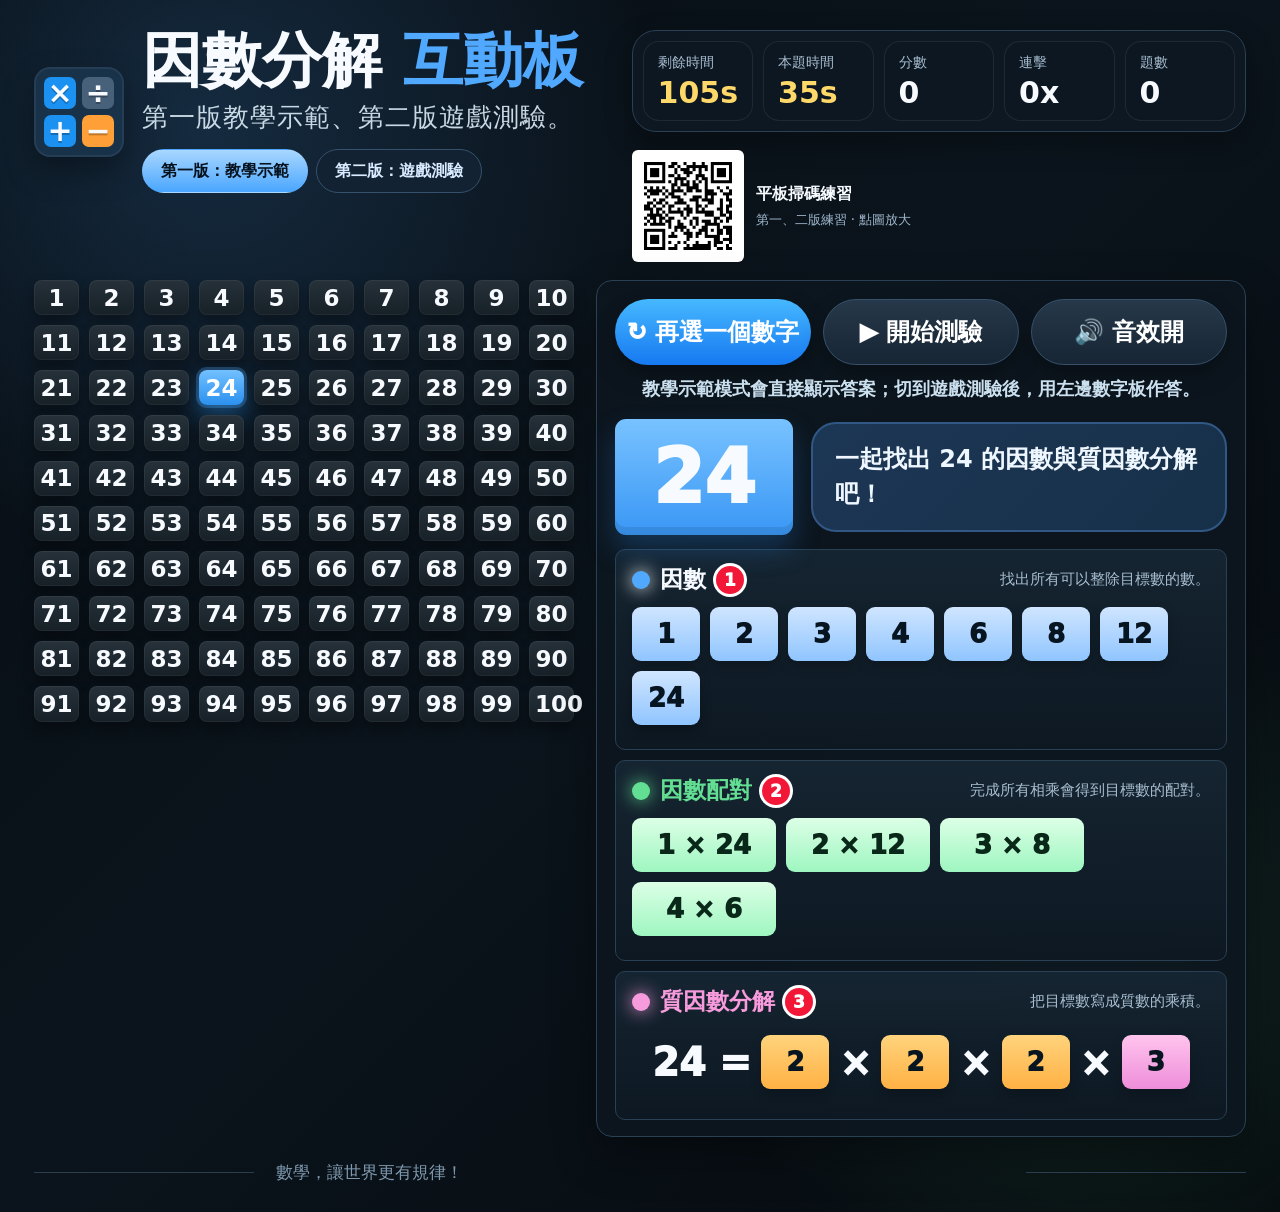
<file: index.html>
<!doctype html>
<html lang="zh-Hant">
<head>
  <meta charset="utf-8">
  <meta name="viewport" content="width=device-width, initial-scale=1">
  <meta name="theme-color" content="#0b141c">
  <meta name="description" content="限時因數、因數配對與質因數分解互動測驗遊戲。">
  <meta name="apple-mobile-web-app-capable" content="yes">
  <meta name="apple-mobile-web-app-title" content="因數互動板">
  <link rel="manifest" href="manifest.webmanifest">
  <link rel="icon" href="icon.svg" type="image/svg+xml">
  <link rel="apple-touch-icon" href="icon.svg">
  <title>因數分解互動板</title>
  <style>
    :root {
      color-scheme: dark;
      --bg: #071018;
      --panel: #101b26;
      --panel-2: #142433;
      --line: #294055;
      --text: #f7fbff;
      --muted: #a8bed0;
      --blue: #50a9ff;
      --green: #63df93;
      --pink: #f79bdc;
      --yellow: #ffd86a;
      --orange: #ffb650;
      --danger: #ff5c6c;
    }

    * { box-sizing: border-box; }

    body {
      margin: 0;
      min-height: 100vh;
      font-family: "Segoe UI", "Microsoft JhengHei", system-ui, sans-serif;
      background:
        radial-gradient(circle at 16% 10%, rgba(80, 169, 255, .18), transparent 28rem),
        radial-gradient(circle at 86% 80%, rgba(99, 223, 147, .12), transparent 24rem),
        linear-gradient(135deg, #070d13 0%, #0b141c 48%, #05090d 100%);
      color: var(--text);
    }

    button { font: inherit; }

    .app {
      width: min(1440px, 100%);
      margin: 0 auto;
      padding: 30px 34px 28px;
    }

    header {
      display: grid;
      grid-template-columns: 1fr auto;
      gap: 22px;
      align-items: start;
      margin-bottom: 18px;
    }

    .brand {
      display: flex;
      align-items: center;
      gap: 18px;
    }

    .header-side { display: grid; gap: 18px; min-width: 0; }

    .home-qr {
      display: flex;
      align-items: center;
      gap: 12px;
      width: fit-content;
      margin-top: 0;
      color: inherit;
      text-decoration: none;
    }
    .home-qr img { width: 112px; height: 112px; border-radius: 6px; flex-shrink: 0; }
    .home-qr span { display: grid; gap: 6px; }
    .home-qr small { color: #9fb7cc; }
    .home-qr:focus-visible { outline: 3px solid #ffd86a; outline-offset: 5px; }

    .logo {
      width: 90px;
      height: 90px;
      display: grid;
      grid-template-columns: repeat(2, 1fr);
      gap: 6px;
      padding: 10px;
      border-radius: 16px;
      background: #18324a;
      box-shadow: 0 14px 30px rgba(0, 0, 0, .35), inset 0 0 0 2px rgba(255,255,255,.06);
    }

    .logo span {
      display: grid;
      place-items: center;
      border-radius: 7px;
      font-size: 30px;
      font-weight: 900;
      line-height: 1;
      text-shadow: 0 2px 0 rgba(0,0,0,.25);
    }

    .logo span:nth-child(1),
    .logo span:nth-child(3) { background: #1b91f2; }
    .logo span:nth-child(2) { background: #48617a; }
    .logo span:nth-child(4) { background: #ff9f37; }

    h1 {
      margin: 0;
      font-size: clamp(38px, 4.7vw, 68px);
      letter-spacing: 0;
      line-height: 1;
    }

    h1 b { color: var(--blue); }

    .subtitle {
      margin-top: 10px;
      color: #c8d8e5;
      font-size: clamp(18px, 2vw, 26px);
      letter-spacing: 1px;
    }

    .mode-switch {
      display: flex;
      flex-wrap: wrap;
      gap: 8px;
      margin-top: 14px;
    }

    .mode-switch button,
    .mode-switch a {
      min-height: 44px;
      padding: 0 18px;
      border: 1px solid #35516c;
      border-radius: 999px;
      color: #d8eaff;
      background: #132232;
      cursor: pointer;
      font-weight: 900;
    }

    .mode-switch button.active {
      color: #06131f;
      border-color: transparent;
      background: linear-gradient(180deg, #a9d7ff, #4aa6ff);
    }

    .status-panel {
      min-width: 560px;
      display: grid;
      grid-template-columns: repeat(5, 1fr);
      gap: 10px;
      padding: 10px;
      border: 1px solid var(--line);
      border-radius: 24px;
      background: rgba(14, 25, 36, .86);
      box-shadow: 0 10px 28px rgba(0,0,0,.28);
    }

    .meter {
      min-height: 76px;
      padding: 12px 14px;
      border-radius: 16px;
      background: #0d1722;
      border: 1px solid rgba(255,255,255,.08);
    }

    .meter label {
      display: block;
      color: var(--muted);
      font-size: 14px;
      margin-bottom: 6px;
    }

    .meter strong {
      font-size: 30px;
      line-height: 1;
    }

    .timer strong,
    .round-timer strong { color: var(--yellow); }
    .timer.danger,
    .round-timer.danger { animation: pulseDanger .55s infinite alternate; }

    main {
      display: grid;
      grid-template-columns: minmax(540px, 1fr) minmax(540px, 700px);
      gap: 22px;
      align-items: start;
    }

    .board {
      display: grid;
      grid-template-columns: repeat(10, minmax(0, 1fr));
      gap: 10px;
    }

    .number {
      aspect-ratio: 1.28 / 1;
      border: 0;
      border-radius: 8px;
      color: var(--text);
      background: linear-gradient(180deg, #26313a, #172027);
      box-shadow: inset 0 0 0 1px rgba(255,255,255,.05), 0 7px 13px rgba(0,0,0,.33);
      font-size: clamp(18px, 1.8vw, 26px);
      font-weight: 900;
      cursor: pointer;
      transition: transform .12s ease, background .12s ease, box-shadow .12s ease;
    }

    .number:hover,
    .number:focus-visible {
      transform: translateY(-2px);
      outline: none;
      box-shadow: inset 0 0 0 2px rgba(80,169,255,.55), 0 10px 18px rgba(0,0,0,.42);
    }

    .number.selected {
      color: #fff;
      background: linear-gradient(180deg, #72c0ff, #2b91ef);
      box-shadow: 0 0 0 3px rgba(80, 169, 255, .28), 0 12px 22px rgba(38, 144, 239, .38);
    }

    .number.answer-source {
      cursor: grab;
    }

    .side {
      border: 1px solid var(--line);
      border-radius: 16px;
      background: rgba(13, 22, 31, .92);
      box-shadow: 0 18px 45px rgba(0, 0, 0, .32);
      padding: 18px 18px 16px;
    }

    .prompt {
      display: grid;
      grid-template-columns: auto 1fr;
      gap: 18px;
      align-items: center;
      margin-bottom: 14px;
    }

    .target-card {
      display: grid;
      place-items: center;
      width: 178px;
      height: 116px;
      border-radius: 11px;
      background: linear-gradient(180deg, #78c2ff, #3997f5);
      box-shadow: inset 0 -8px 0 rgba(0,0,0,.09), 0 14px 28px rgba(45, 143, 242, .26);
      font-size: 74px;
      font-weight: 1000;
    }

    .speech {
      min-height: 96px;
      display: flex;
      align-items: center;
      padding: 18px 22px;
      color: #eef7ff;
      border: 2px solid #315784;
      border-radius: 25px;
      background: linear-gradient(135deg, #1c3655, #173049);
      font-size: clamp(18px, 2vw, 24px);
      font-weight: 800;
      line-height: 1.45;
    }

    .section {
      margin-top: 10px;
      padding: 14px 16px;
      border: 1px solid var(--line);
      border-radius: 10px;
      background: linear-gradient(180deg, rgba(22, 38, 51, .9), rgba(13, 24, 34, .9));
    }

    .section.active-task {
      border-color: var(--yellow);
      box-shadow: 0 0 0 2px rgba(255, 216, 106, .2);
    }

    .section-head {
      display: flex;
      align-items: center;
      justify-content: space-between;
      gap: 12px;
      margin-bottom: 12px;
    }

    .title {
      display: flex;
      align-items: center;
      gap: 10px;
      font-size: 23px;
      font-weight: 950;
    }

    .badge {
      display: grid;
      place-items: center;
      width: 28px;
      height: 28px;
      border-radius: 50%;
      color: #fff;
      background: #f21637;
      font-size: 17px;
      box-shadow: 0 0 0 3px #fff;
    }

    .dot {
      width: 18px;
      height: 18px;
      border-radius: 50%;
      background: var(--blue);
      box-shadow: 0 0 18px currentColor;
    }

    .green { color: var(--green); }
    .pink { color: var(--pink); }
    .green .dot { background: var(--green); }
    .pink .dot { background: var(--pink); }

    .hint {
      color: var(--muted);
      font-size: 15px;
      text-align: right;
    }

    .chips,
    .pair-list,
    .answer-row,
    .equation {
      display: flex;
      flex-wrap: wrap;
      align-items: center;
      gap: 10px;
    }

    .chip,
    .pair,
    .answer-token,
    .factor-box {
      min-width: 68px;
      height: 54px;
      display: inline-grid;
      place-items: center;
      border-radius: 9px;
      font-size: 26px;
      font-weight: 950;
      line-height: 1;
    }

    .chip {
      border: 0;
      color: #071521;
      background: linear-gradient(180deg, #cfe5ff, #90c5ff);
      box-shadow: 0 5px 12px rgba(0,0,0,.24);
    }

    .pair {
      min-width: 144px;
      color: #0a2819;
      background: linear-gradient(180deg, #dcffe6, #9ef6c0);
    }

    .equation {
      justify-content: center;
      min-height: 66px;
      font-size: clamp(29px, 3vw, 44px);
      font-weight: 1000;
    }

    .factor-box,
    .answer-token {
      color: #071521;
      background: linear-gradient(180deg, #ffd37c, #ffb144);
      box-shadow: 0 5px 12px rgba(0,0,0,.2);
    }

    .factor-box.prime,
    .answer-token.prime {
      background: linear-gradient(180deg, #ffc4ed, #ee8dda);
    }

    .quiz-zone {
      min-height: 74px;
      padding: 10px;
      border: 2px dashed #5c7895;
      border-radius: 10px;
      background: #09131e;
    }

    .quiz-zone.empty::before {
      content: attr(data-placeholder);
      color: #6f8aa4;
      font-size: 18px;
      font-weight: 800;
    }

    .answer-token {
      cursor: pointer;
    }

    .task-actions {
      display: grid;
      grid-template-columns: 1fr auto auto auto auto;
      gap: 10px;
      align-items: center;
      margin-top: 10px;
    }

    .task-note {
      min-height: 28px;
      color: #cbe0ef;
      font-size: 16px;
      font-weight: 800;
    }

    .task-note.good { color: var(--green); }
    .task-note.bad { color: var(--danger); }

    .confirm,
    .clear,
    .task-start {
      min-height: 42px;
      padding: 0 16px;
      border-radius: 999px;
      border: 0;
      color: #06131f;
      background: linear-gradient(180deg, #d7ebff, #86c5ff);
      cursor: pointer;
      font-weight: 950;
    }

    .clear {
      color: #e8f3ff;
      border: 1px solid #375674;
      background: #152638;
    }

    .task-start {
      color: #071521;
      background: linear-gradient(180deg, #fff4a7, #ffd15d);
    }

    .task-timer {
      min-height: 42px;
      display: inline-grid;
      place-items: center;
      padding: 0 14px;
      border-radius: 999px;
      color: #071521;
      background: linear-gradient(180deg, #dff0ff, #9dd0ff);
      font-weight: 1000;
    }

    .task-timer.danger {
      color: #fff;
      background: linear-gradient(180deg, #ff7885, #d91d39);
      animation: pulseDanger .55s infinite alternate;
    }

    .controls {
      display: grid;
      grid-template-columns: 1fr 1fr 1fr;
      gap: 12px;
      margin-bottom: 14px;
    }

    .primary,
    .secondary {
      min-height: 66px;
      border-radius: 999px;
      border: 0;
      color: #fff;
      font-size: 24px;
      font-weight: 950;
      cursor: pointer;
      box-shadow: 0 11px 22px rgba(0,0,0,.28);
    }

    .primary { background: linear-gradient(180deg, #46b8ff, #1679f1); }

    .secondary {
      background: linear-gradient(180deg, #263849, #172534);
      border: 1px solid #35516c;
    }

    .feedback {
      grid-column: 1 / -1;
      min-height: 28px;
      color: #cbe0ef;
      text-align: center;
      font-size: 18px;
      font-weight: 800;
    }

    .feedback.good { color: var(--green); }
    .feedback.bad { color: var(--danger); }

    .flash { animation: flash .38s ease; }
    .shake { animation: shake .28s ease; }

    .cheer-burst {
      position: fixed;
      inset: 0;
      pointer-events: none;
      overflow: hidden;
      z-index: 10;
    }

    .cheer-word {
      position: absolute;
      left: 50%;
      top: 22%;
      transform: translate(-50%, -50%);
      padding: 14px 28px;
      border-radius: 999px;
      color: #06131f;
      background: linear-gradient(180deg, #fff6b7, #ffd86a);
      box-shadow: 0 18px 44px rgba(0, 0, 0, .35), 0 0 0 5px rgba(255, 255, 255, .18);
      font-size: clamp(32px, 5vw, 68px);
      font-weight: 1000;
      animation: cheerPop .95s ease forwards;
    }

    .confetti {
      position: absolute;
      left: 50%;
      top: 28%;
      width: 12px;
      height: 20px;
      border-radius: 3px;
      background: var(--blue);
      animation: confettiFly 1.05s ease-out forwards;
    }

    footer {
      display: grid;
      grid-template-columns: 1fr minmax(280px, 60%) 1fr;
      align-items: center;
      gap: 22px;
      margin-top: 24px;
      color: #7e98ad;
      font-size: 17px;
    }

    footer::before,
    footer::after {
      content: "";
      height: 1px;
      background: #2a3e50;
    }

    .modal {
      position: fixed;
      inset: 0;
      display: none;
      place-items: center;
      padding: 20px;
      background: rgba(2, 7, 11, .72);
      z-index: 5;
    }

    .modal.open { display: grid; }

    .dialog {
      width: min(520px, 100%);
      padding: 30px;
      border-radius: 18px;
      border: 1px solid #31506c;
      background: #0f1c28;
      box-shadow: 0 30px 90px rgba(0,0,0,.55);
      text-align: center;
    }

    .dialog h2 {
      margin: 0 0 12px;
      font-size: 42px;
    }

    .dialog p {
      color: #c7d8e7;
      font-size: 20px;
      line-height: 1.6;
    }

    @keyframes pulseDanger {
      from { box-shadow: inset 0 0 0 1px rgba(255,92,108,.26); }
      to { box-shadow: inset 0 0 0 2px rgba(255,92,108,.82), 0 0 20px rgba(255,92,108,.35); }
    }

    @keyframes flash {
      0% { filter: brightness(1); }
      50% { filter: brightness(1.48); }
      100% { filter: brightness(1); }
    }

    @keyframes shake {
      0%, 100% { transform: translateX(0); }
      25% { transform: translateX(-7px); }
      75% { transform: translateX(7px); }
    }

    @keyframes cheerPop {
      0% { opacity: 0; transform: translate(-50%, -50%) scale(.6); }
      18% { opacity: 1; transform: translate(-50%, -50%) scale(1.12); }
      70% { opacity: 1; transform: translate(-50%, -50%) scale(1); }
      100% { opacity: 0; transform: translate(-50%, -82%) scale(.96); }
    }

    @keyframes confettiFly {
      0% {
        opacity: 1;
        transform: translate(-50%, -50%) rotate(0deg) scale(1);
      }
      100% {
        opacity: 0;
        transform: translate(calc(-50% + var(--dx)), var(--dy)) rotate(var(--rot)) scale(.8);
      }
    }

    @media (max-width: 1120px) {
      header,
      main { grid-template-columns: 1fr; }
      .status-panel { min-width: 0; }
    }

    @media (max-width: 680px) {
      .app { padding: 18px 14px 22px; }
      .brand { align-items: flex-start; }
      .logo {
        width: 62px;
        height: 62px;
        border-radius: 12px;
        padding: 7px;
      }
      .logo span { font-size: 20px; }
      .status-panel { grid-template-columns: 1fr; }
      .board {
        grid-template-columns: repeat(5, minmax(0, 1fr));
        gap: 8px;
      }
      .prompt { grid-template-columns: 1fr; }
      .target-card {
        width: 100%;
        height: 102px;
      }
      .section-head,
      .task-actions {
        align-items: stretch;
        grid-template-columns: 1fr;
        flex-direction: column;
      }
      .hint { text-align: left; }
      .controls { grid-template-columns: 1fr; }
      footer {
        grid-template-columns: 1fr;
        text-align: center;
      }
      footer::before,
      footer::after { display: none; }
    }
  </style>
</head>
<body>
  <div class="app">
    <header>
      <div class="brand">
        <div class="logo" aria-hidden="true">
          <span>×</span><span>÷</span><span>+</span><span>−</span>
        </div>
        <div>
          <h1>因數分解 <b>互動板</b></h1>
          <div class="subtitle">第一版教學示範、第二版遊戲測驗。</div>
          <div class="mode-switch" aria-label="版本切換">
            <button type="button" id="demoMode" class="active">第一版：教學示範</button>
            <button type="button" id="quizMode">第二版：遊戲測驗</button>
          </div>

        </div>
      </div>
      <div class="header-side">
      <div class="status-panel" aria-live="polite">
        <div class="meter timer" id="timerBox">
          <label>剩餘時間</label>
          <strong><span id="time">60</span>s</strong>
        </div>
        <div class="meter round-timer" id="roundTimerBox">
          <label>本題時間</label>
          <strong><span id="roundTime">35</span>s</strong>
        </div>
        <div class="meter">
          <label>分數</label>
          <strong id="score">0</strong>
        </div>
        <div class="meter">
          <label>連擊</label>
          <strong><span id="streak">0</span>x</strong>
        </div>
        <div class="meter">
          <label>題數</label>
          <strong><span id="roundCount">0</span></strong>
        </div>
      </div>
          <a class="home-qr" href="./practice-qr.png" target="_blank" rel="noopener" aria-label="放大第一、二版練習首頁 QR Code">
            <img src="./practice-qr.png" width="112" height="112" alt="掃描開啟第一、二版練習首頁">
            <span><strong>平板掃碼練習</strong><small>第一、二版練習 · 點圖放大</small></span>
          </a>
      </div>
    </header>

    <main>
      <section class="board" id="board" aria-label="1 到 100 數字板"></section>

      <aside class="side">
        <div class="controls">
          <button class="primary" id="newRound">↻ 再選一個數字</button>
          <button class="secondary" id="startGame">▶ 開始測驗</button>
          <button class="secondary" id="muteToggle">🔊 音效開</button>
          <div class="feedback" id="feedback">教學示範模式會直接顯示答案；切到遊戲測驗後，用左邊數字板作答。</div>
        </div>

        <div class="prompt">
          <div class="target-card" id="target">24</div>
          <div class="speech" id="speech">一起找出 24 的因數與質因數分解吧！</div>
        </div>

        <section class="section" id="factorSection" data-task="factors">
          <div class="section-head">
            <div class="title"><span class="dot"></span>因數 <span class="badge">1</span></div>
            <div class="hint" id="factorHint">找出所有可以整除目標數的數。</div>
          </div>
          <div id="factorContent"></div>
          <div class="task-actions" data-actions="factors"></div>
        </section>

        <section class="section" id="pairSection" data-task="pairs">
          <div class="section-head">
            <div class="title green"><span class="dot"></span>因數配對 <span class="badge">2</span></div>
            <div class="hint">完成所有相乘會得到目標數的配對。</div>
          </div>
          <div id="pairContent"></div>
          <div class="task-actions" data-actions="pairs"></div>
        </section>

        <section class="section" id="primeSection" data-task="primes">
          <div class="section-head">
            <div class="title pink"><span class="dot"></span>質因數分解 <span class="badge">3</span></div>
            <div class="hint">把目標數寫成質數的乘積。</div>
          </div>
          <div id="primeContent"></div>
          <div class="task-actions" data-actions="primes"></div>
        </section>

      </aside>
    </main>

    <footer>
      <span>數學，讓世界更有規律！</span>
    </footer>
  </div>

  <div class="modal" id="modal">
    <div class="dialog">
      <h2>時間到！</h2>
      <p id="modalText"></p>
      <button class="primary" id="restart">再挑戰一次</button>
    </div>
  </div>

  <script>
    const board = document.querySelector("#board");
    const targetEl = document.querySelector("#target");
    const speech = document.querySelector("#speech");
    const feedback = document.querySelector("#feedback");
    const scoreEl = document.querySelector("#score");
    const streakEl = document.querySelector("#streak");
    const timeEl = document.querySelector("#time");
    const timerBox = document.querySelector("#timerBox");
    const roundTimeEl = document.querySelector("#roundTime");
    const roundTimerBox = document.querySelector("#roundTimerBox");
    const roundCountEl = document.querySelector("#roundCount");
    const modal = document.querySelector("#modal");
    const modalText = document.querySelector("#modalText");
    const demoModeButton = document.querySelector("#demoMode");
    const quizModeButton = document.querySelector("#quizMode");
    const muteToggle = document.querySelector("#muteToggle");
    const contentEls = {
      factors: document.querySelector("#factorContent"),
      pairs: document.querySelector("#pairContent"),
      primes: document.querySelector("#primeContent")
    };
    const actionEls = {
      factors: document.querySelector('[data-actions="factors"]'),
      pairs: document.querySelector('[data-actions="pairs"]'),
      primes: document.querySelector('[data-actions="primes"]')
    };

    const state = {
      mode: "demo",
      current: 24,
      score: 0,
      streak: 0,
      maxStreak: 0,
      time: 60,
      roundTime: 35,
      roundLimit: 35,
      roundCount: 0,
      active: false,
      timer: null,
      locked: false,
      audio: null,
      tickTone: 0,
      muted: false,
      runningTask: null,
      taskTimer: null,
      taskLimit: 35,
      taskTimes: { factors: 35, pairs: 35, primes: 35 },
      activeTask: "factors",
      draggedValue: null,
      quiz: {
        factors: [],
        pairs: [],
        pairDraft: [],
        primes: [],
        wrong: { factors: 0, pairs: 0, primes: 0 },
        solved: { factors: false, pairs: false, primes: false }
      }
    };

    function factorsOf(n) {
      const result = [];
      for (let i = 1; i <= n; i += 1) {
        if (n % i === 0) result.push(i);
      }
      return result;
    }

    function factorPairs(n) {
      const pairs = [];
      for (let i = 1; i <= Math.sqrt(n); i += 1) {
        if (n % i === 0) pairs.push([i, n / i]);
      }
      return pairs;
    }

    function primeFactorsOf(n) {
      const result = [];
      let value = n;
      let divisor = 2;
      while (value > 1) {
        while (value % divisor === 0) {
          result.push(divisor);
          value /= divisor;
        }
        divisor += divisor === 2 ? 1 : 2;
      }
      return result.length ? result : [n];
    }

    function chooseNumber() {
      const richNumbers = Array.from({ length: 99 }, (_, i) => i + 2)
        .filter((n) => primeFactorsOf(n).length >= 2);
      return richNumbers[Math.floor(Math.random() * richNumbers.length)];
    }

    function sameNumberList(a, b) {
      if (a.length !== b.length) return false;
      const left = [...a].sort((x, y) => x - y);
      const right = [...b].sort((x, y) => x - y);
      return left.every((value, index) => value === right[index]);
    }

    function samePairs(a, b) {
      if (a.length !== b.length) return false;
      const normalize = (pairs) => pairs
        .map(([x, y]) => [Math.min(x, y), Math.max(x, y)].join("x"))
        .sort();
      const left = normalize(a);
      const right = normalize(b);
      return left.every((value, index) => value === right[index]);
    }

    function renderBoard() {
      board.innerHTML = "";
      for (let i = 1; i <= 100; i += 1) {
        const button = document.createElement("button");
        button.className = "number";
        button.type = "button";
        button.textContent = i;
        button.draggable = true;
        button.dataset.value = i;
        button.addEventListener("click", () => handleBoardNumber(i));
        button.addEventListener("dragstart", () => {
          state.draggedValue = i;
        });
        board.append(button);
      }
      updateSelectedButton();
    }

    function updateSelectedButton() {
      document.querySelectorAll(".number").forEach((button) => {
        const value = Number(button.dataset.value);
        button.classList.toggle("selected", value === state.current);
        button.classList.toggle("answer-source", state.mode === "quiz");
      });
    }

    function handleBoardNumber(value) {
      if (state.mode === "demo") {
        setNumber(value);
        return;
      }
      addQuizValue(state.activeTask, value);
    }

    function resetQuiz() {
      state.activeTask = "factors";
      state.locked = false;
      state.roundTime = state.roundLimit;
      stopTaskTimer();
      state.runningTask = null;
      state.taskTimes = { factors: state.taskLimit, pairs: state.taskLimit, primes: state.taskLimit };
      state.quiz = {
        factors: [],
        pairs: [],
        pairDraft: [],
        primes: [],
        wrong: { factors: 0, pairs: 0, primes: 0 },
        solved: { factors: false, pairs: false, primes: false }
      };
    }

    function setMode(mode) {
      if (mode === "demo") {
        state.active = false;
        state.locked = false;
        clearInterval(state.timer);
        stopTaskTimer();
      }
      state.mode = mode;
      demoModeButton.classList.toggle("active", mode === "demo");
      quizModeButton.classList.toggle("active", mode === "quiz");
      document.querySelector("#startGame").textContent = mode === "quiz" ? "▶ 開始測驗" : "▶ 開始挑戰";
      resetQuiz();
      renderChallenge();
      updateSelectedButton();
      showFeedback(mode === "demo"
        ? "第一版教學示範：點左邊數字，右邊會自動顯示答案。"
        : "第二版遊戲測驗：先點選任務卡，再用左邊數字作答或拖入作答區。", "");
    }

    function setNumber(n) {
      state.current = n;
      if (state.active && state.mode === "quiz") state.roundCount += 1;
      targetEl.textContent = n;
      speech.textContent = state.mode === "demo"
        ? `一起找出 ${n} 的因數與質因數分解吧！`
        : `測驗題目：完成 ${n} 的因數、因數配對與質因數分解。`;
      resetQuiz();
      renderChallenge();
      updateSelectedButton();
      updateHud();
    }

    function renderChallenge() {
      if (state.mode === "demo") {
        renderDemo();
      } else {
        renderQuiz();
      }
      markActiveTask();
    }

    function renderDemo() {
      const factors = factorsOf(state.current);
      const pairs = factorPairs(state.current);
      const primes = primeFactorsOf(state.current);

      contentEls.factors.innerHTML = "";
      const factorRow = document.createElement("div");
      factorRow.className = "chips";
      factors.forEach((factor) => factorRow.append(createChip(factor)));
      contentEls.factors.append(factorRow);

      contentEls.pairs.innerHTML = "";
      const pairRow = document.createElement("div");
      pairRow.className = "pair-list";
      pairs.forEach(([a, b]) => pairRow.append(createPair(`${a} × ${b}`)));
      contentEls.pairs.append(pairRow);

      contentEls.primes.innerHTML = "";
      const equation = document.createElement("div");
      equation.className = "equation";
      equation.append(document.createTextNode(`${state.current} = `));
      primes.forEach((prime, index) => {
        equation.append(createFactorBox(prime));
        if (index < primes.length - 1) equation.append(document.createTextNode(" × "));
      });
      contentEls.primes.append(equation);

      Object.keys(actionEls).forEach((task) => actionEls[task].innerHTML = "");
    }

    function renderQuiz() {
      renderQuizZone("factors", "點左邊數字，收集所有因數");
      renderQuizZone("pairs", "每兩個數字形成一組配對，例如 2 × 12");
      renderQuizZone("primes", "依序點出質因數，例如 2、2、2、3");
      renderTaskActions("factors");
      renderTaskActions("pairs");
      renderTaskActions("primes");
    }

    function renderQuizZone(task, placeholder) {
      const zone = document.createElement("div");
      zone.className = "quiz-zone answer-row";
      zone.dataset.task = task;
      zone.dataset.placeholder = placeholder;
      zone.addEventListener("dragover", (event) => event.preventDefault());
      zone.addEventListener("drop", (event) => {
        event.preventDefault();
        if (state.draggedValue) addQuizValue(task, state.draggedValue);
      });
      zone.addEventListener("click", () => setActiveTask(task));

      if (task === "pairs") {
        state.quiz.pairs.forEach((pair, index) => zone.append(createAnswerToken(pair.join(" × "), task, index)));
        state.quiz.pairDraft.forEach((value, index) => zone.append(createAnswerToken(value, "pairDraft", index)));
      } else {
        state.quiz[task].forEach((value, index) => zone.append(createAnswerToken(value, task, index, task === "primes" && value > 2)));
      }

      zone.classList.toggle("empty", zone.children.length === 0);
      contentEls[task].innerHTML = "";
      contentEls[task].append(zone);
    }

    function renderTaskActions(task) {
      actionEls[task].innerHTML = "";

      const note = document.createElement("div");
      note.className = "task-note";
      note.id = `${task}Note`;
      note.textContent = state.quiz.wrong[task] ? `錯誤 ${state.quiz.wrong[task]} / 3 次` : "作答後按確認。";

      const start = document.createElement("button");
      start.className = "task-start";
      start.type = "button";
      start.textContent = state.runningTask === task ? "倒數中" : "開始本題";
      start.disabled = state.quiz.solved[task];
      start.addEventListener("click", () => startTask(task));

      const taskTimer = document.createElement("div");
      taskTimer.className = `task-timer ${state.taskTimes[task] <= 8 && state.runningTask === task ? "danger" : ""}`;
      taskTimer.textContent = `${state.taskTimes[task]}s`;

      const clear = document.createElement("button");
      clear.className = "clear";
      clear.type = "button";
      clear.textContent = "清除";
      clear.addEventListener("click", () => clearTask(task));

      const confirm = document.createElement("button");
      confirm.className = "confirm";
      confirm.type = "button";
      confirm.textContent = "確認";
      confirm.disabled = state.runningTask !== task || state.quiz.solved[task];
      confirm.addEventListener("click", () => checkTask(task));

      actionEls[task].append(note, start, taskTimer, clear, confirm);
    }

    function createChip(value) {
      const chip = document.createElement("span");
      chip.className = "chip";
      chip.textContent = value;
      return chip;
    }

    function createPair(text) {
      const pair = document.createElement("span");
      pair.className = "pair";
      pair.textContent = text;
      return pair;
    }

    function createFactorBox(value) {
      const box = document.createElement("span");
      box.className = `factor-box ${value > 2 ? "prime" : ""}`;
      box.textContent = value;
      return box;
    }

    function createAnswerToken(value, task, index, isPrime = false) {
      const token = document.createElement("button");
      token.className = `answer-token ${isPrime ? "prime" : ""}`;
      token.type = "button";
      token.textContent = value;
      token.title = "點一下可移除";
      token.addEventListener("click", (event) => {
        event.stopPropagation();
        removeQuizValue(task, index);
      });
      return token;
    }

    function setActiveTask(task) {
      state.activeTask = task;
      markActiveTask();
      showFeedback(`目前作答：${taskName(task)}。點左邊數字或拖曳到作答區。`, "");
    }

    function markActiveTask() {
      document.querySelectorAll("[data-task]").forEach((section) => {
        section.classList.toggle("active-task", state.mode === "quiz" && section.dataset.task === state.activeTask);
      });
    }

    function addQuizValue(task, value) {
      if (state.mode !== "quiz") return;
      if (state.locked) {
        showFeedback("這題已暫停作答，準備進入下一題。", "bad");
        return;
      }
      if (state.runningTask !== task) {
        setActiveTask(task);
        showTaskNote(task, "請先按「開始本題」再作答。", "bad");
        showFeedback("每個小題要分開開始，倒數與滴答聲才會啟動。", "bad");
        return;
      }
      setActiveTask(task);
      if (state.quiz.solved[task]) {
        showTaskNote(task, "這一題已答對，可以挑戰其他區。", "good");
        return;
      }

      if (task === "factors") {
        if (!state.quiz.factors.includes(value)) state.quiz.factors.push(value);
      } else if (task === "pairs") {
        state.quiz.pairDraft.push(value);
        if (state.quiz.pairDraft.length === 2) {
          state.quiz.pairs.push([...state.quiz.pairDraft]);
          state.quiz.pairDraft = [];
        }
      } else {
        state.quiz.primes.push(value);
      }
      renderQuiz();
      setActiveTask(task);
    }

    function removeQuizValue(task, index) {
      if (task === "pairDraft") {
        state.quiz.pairDraft.splice(index, 1);
        task = "pairs";
      } else {
        state.quiz[task].splice(index, 1);
      }
      renderQuiz();
      setActiveTask(task);
    }

    function clearTask(task) {
      if (state.runningTask === task) stopTaskTimer();
      state.quiz[task] = [];
      if (task === "pairs") state.quiz.pairDraft = [];
      state.quiz.wrong[task] = 0;
      state.quiz.solved[task] = false;
      state.taskTimes[task] = state.taskLimit;
      state.roundTime = state.taskTimes[task];
      state.locked = false;
      renderQuiz();
      setActiveTask(task);
      updateHud();
      showTaskNote(task, "已清除，可以重新作答。", "");
      showFeedback(`${taskName(task)}已重設，請按「開始本題」重新作答。`, "");
    }

    function checkTask(task) {
      if (state.locked) return;
      if (state.runningTask !== task) {
        setActiveTask(task);
        showTaskNote(task, "請先按「開始本題」再確認。", "bad");
        showFeedback("每個小題都有自己的倒數，先開始該小題。", "bad");
        return;
      }
      const correct = isTaskCorrect(task);
      if (correct) {
        state.quiz.solved[task] = true;
        stopTaskTimer();
        state.streak += 1;
        state.maxStreak = Math.max(state.maxStreak, state.streak);
        addScore(task === "pairs" ? 18 : 14);
        adjustTime(2, "答對 +2 秒");
        launchCheer(Object.values(state.quiz.solved).every(Boolean) ? "過關！" : "答對了！");
        showTaskNote(task, "正確！", "good");
        showFeedback(`${taskName(task)}答對了，時間 +2 秒，繼續完成其他區。`, "good");
        if (Object.values(state.quiz.solved).every(Boolean)) completeQuizRound();
        return;
      }

      state.streak = 0;
      state.quiz.wrong[task] += 1;
      adjustTime(-3, "答錯 -3 秒");
      updateHud();
      if (state.quiz.wrong[task] >= 3) {
        revealAnswer(task);
        state.quiz.solved[task] = true;
        stopTaskTimer();
        adjustTime(-5, "錯三次 -5 秒");
        showTaskNote(task, "錯三次，已顯示正確答案。", "bad");
        showFeedback(`${taskName(task)}已揭曉答案，時間再 -5 秒。`, "bad");
        if (Object.values(state.quiz.solved).every(Boolean)) completeQuizRound();
      } else {
        const section = document.querySelector(`[data-task="${task}"]`);
        section.classList.remove("shake");
        void section.offsetWidth;
        section.classList.add("shake");
        showTaskNote(task, `不正確，錯誤 ${state.quiz.wrong[task]} / 3 次。`, "bad");
        showFeedback("再想一下，第三次錯誤會直接顯示答案。", "bad");
      }
    }

    function isTaskCorrect(task) {
      if (task === "factors") return sameNumberList(state.quiz.factors, factorsOf(state.current));
      if (task === "pairs") return state.quiz.pairDraft.length === 0 && samePairs(state.quiz.pairs, factorPairs(state.current));
      return JSON.stringify(state.quiz.primes) === JSON.stringify(primeFactorsOf(state.current));
    }

    function revealAnswer(task) {
      if (task === "factors") {
        state.quiz.factors = factorsOf(state.current);
      } else if (task === "pairs") {
        state.quiz.pairs = factorPairs(state.current);
        state.quiz.pairDraft = [];
      } else {
        state.quiz.primes = primeFactorsOf(state.current);
      }
      renderQuiz();
      setActiveTask(task);
    }

    function showTaskNote(task, message, type) {
      const note = document.querySelector(`#${task}Note`);
      if (!note) return;
      note.textContent = message;
      note.className = `task-note ${type}`;
    }

    function taskName(task) {
      return { factors: "因數", pairs: "因數配對", primes: "質因數分解" }[task];
    }

    function completeQuizRound() {
      if (state.locked) return;
      state.locked = true;
      const speedBonus = state.active ? Math.max(2, Math.ceil(state.roundTime / 4)) : 2;
      addScore(24 + speedBonus);
      adjustTime(5, "整題完成 +5 秒");
      targetEl.classList.remove("flash");
      void targetEl.offsetWidth;
      targetEl.classList.add("flash");
      showFeedback(`三個任務完成！速度獎勵 +${speedBonus} 分，時間 +5 秒。`, "good");
      if (state.active) setTimeout(() => setNumber(chooseNumber()), 1000);
    }

    function addScore(points) {
      if (!state.active && state.mode === "quiz") return;
      state.score += points;
      updateHud();
    }

    function totalTimeRemaining() {
      return Object.values(state.taskTimes).reduce((sum, value) => sum + value, 0);
    }

    function startTask(task) {
      if (state.mode !== "quiz") setMode("quiz");
      if (state.quiz.solved[task]) {
        showTaskNote(task, "這個小題已完成。", "good");
        return;
      }
      state.active = true;
      state.locked = false;
      setActiveTask(task);
      stopTaskTimer();
      if (state.taskTimes[task] <= 0) state.taskTimes[task] = state.taskLimit;
      state.runningTask = task;
      state.roundTime = state.taskTimes[task];
      if (!state.muted) ensureAudio();
      showTaskNote(task, "倒數開始！", "good");
      showFeedback(`${taskName(task)}開始倒數，完成後按確認。`, "good");
      renderTaskActions("factors");
      renderTaskActions("pairs");
      renderTaskActions("primes");
      state.taskTimer = setInterval(() => {
        state.taskTimes[task] -= 1;
        state.roundTime = state.taskTimes[task];
        state.time = totalTimeRemaining();
        playTick();
        updateHud();
        renderTaskActions(task);
        if (state.taskTimes[task] <= 0) handleRoundTimeout(task);
      }, 1000);
    }

    function stopTaskTimer() {
      clearInterval(state.taskTimer);
      state.taskTimer = null;
      state.runningTask = null;
    }

    function adjustTime(delta, reason) {
      if (!state.active) return;
      const task = state.runningTask || state.activeTask;
      state.taskTimes[task] = Math.max(0, Math.min(state.taskLimit, state.taskTimes[task] + delta));
      state.roundTime = state.taskTimes[task];
      state.time = totalTimeRemaining();
      updateHud();
      if (state.taskTimes[task] <= 0 && state.runningTask === task) handleRoundTimeout(task);
    }

    function handleRoundTimeout(task = state.runningTask || state.activeTask) {
      if (!state.active || state.locked) return;
      stopTaskTimer();
      state.streak = 0;
      revealAnswer(task);
      state.quiz.solved[task] = true;
      updateHud();
      showTaskNote(task, "小題時間到，已顯示正確答案。", "bad");
      showFeedback(`${taskName(task)}時間到！請開始下一個小題。`, "bad");
      if (Object.values(state.quiz.solved).every(Boolean)) completeQuizRound();
    }

    function updateHud() {
      scoreEl.textContent = state.score;
      streakEl.textContent = state.streak;
      state.time = totalTimeRemaining();
      timeEl.textContent = state.time;
      roundTimeEl.textContent = state.runningTask ? state.taskTimes[state.runningTask] : state.taskTimes[state.activeTask];
      roundCountEl.textContent = state.roundCount;
      timerBox.classList.toggle("danger", state.time <= 10 && state.active);
      roundTimerBox.classList.toggle("danger", state.runningTask && state.taskTimes[state.runningTask] <= 8 && state.active);
    }

    function showFeedback(message, type) {
      feedback.textContent = message;
      feedback.className = `feedback ${type}`;
    }

    function ensureAudio() {
      if (state.audio) return state.audio;
      const AudioContext = window.AudioContext || window.webkitAudioContext;
      if (!AudioContext) return null;
      state.audio = new AudioContext();
      return state.audio;
    }

    function playTone(frequency, duration = .08, gainValue = .08, type = "sine") {
      if (state.muted) return;
      const audio = ensureAudio();
      if (!audio) return;
      if (audio.state === "suspended") audio.resume();
      const oscillator = audio.createOscillator();
      const gain = audio.createGain();
      oscillator.type = type;
      oscillator.frequency.value = frequency;
      gain.gain.setValueAtTime(0.0001, audio.currentTime);
      gain.gain.exponentialRampToValueAtTime(gainValue, audio.currentTime + .01);
      gain.gain.exponentialRampToValueAtTime(0.0001, audio.currentTime + duration);
      oscillator.connect(gain).connect(audio.destination);
      oscillator.start();
      oscillator.stop(audio.currentTime + duration + .02);
    }

    function playTick() {
      if (!state.runningTask) return;
      const urgent = state.taskTimes[state.runningTask] <= 8;
      state.tickTone = 1 - state.tickTone;
      playTone(urgent ? 1040 : state.tickTone ? 720 : 560, urgent ? .07 : .045, urgent ? .12 : .055, "square");
    }

    function playCheerSound() {
      playTone(660, .08, .09, "triangle");
      setTimeout(() => playTone(880, .09, .1, "triangle"), 80);
      setTimeout(() => playTone(1180, .12, .11, "triangle"), 170);
    }

    function launchCheer(text = "答對了！") {
      playCheerSound();
      const burst = document.createElement("div");
      burst.className = "cheer-burst";

      const word = document.createElement("div");
      word.className = "cheer-word";
      word.textContent = text;
      burst.append(word);

      const colors = ["#50a9ff", "#63df93", "#f79bdc", "#ffd86a", "#ffb650", "#ffffff"];
      for (let i = 0; i < 34; i += 1) {
        const piece = document.createElement("i");
        piece.className = "confetti";
        const angle = (Math.PI * 2 * i) / 34;
        const distance = 130 + Math.random() * 250;
        piece.style.setProperty("--dx", `${Math.cos(angle) * distance}px`);
        piece.style.setProperty("--dy", `${Math.sin(angle) * distance + 180}px`);
        piece.style.setProperty("--rot", `${Math.random() * 720 - 360}deg`);
        piece.style.left = `${42 + Math.random() * 16}%`;
        piece.style.top = `${22 + Math.random() * 18}%`;
        piece.style.background = colors[i % colors.length];
        piece.style.animationDelay = `${Math.random() * .16}s`;
        burst.append(piece);
      }

      document.body.append(burst);
      setTimeout(() => burst.remove(), 1300);
    }

    function toggleMute() {
      state.muted = !state.muted;
      muteToggle.textContent = state.muted ? "🔇 靜音" : "🔊 音效開";
      showFeedback(state.muted ? "已切換為靜音模式。" : "音效已開啟。", "");
    }

    function startGame() {
      setMode("quiz");
      state.score = 0;
      state.streak = 0;
      state.maxStreak = 0;
      state.taskTimes = { factors: state.taskLimit, pairs: state.taskLimit, primes: state.taskLimit };
      state.time = totalTimeRemaining();
      state.roundTime = state.taskLimit;
      state.roundCount = 0;
      state.locked = false;
      state.active = true;
      modal.classList.remove("open");
      clearInterval(state.timer);
      stopTaskTimer();
      setNumber(chooseNumber());
      updateHud();
      showFeedback("測驗開始！請在每個小題按「開始本題」，倒數與滴答聲會分開啟動。", "good");
    }

    function endGame() {
      state.active = false;
      clearInterval(state.timer);
      updateHud();
      modalText.textContent = `你的分數是 ${state.score} 分，最高連擊 ${state.maxStreak}。`;
      modal.classList.add("open");
      showFeedback("時間到！按再挑戰一次重新開始。", "bad");
    }

    document.querySelector("#newRound").addEventListener("click", () => setNumber(chooseNumber()));
    document.querySelector("#startGame").addEventListener("click", startGame);
    document.querySelector("#restart").addEventListener("click", startGame);
    muteToggle.addEventListener("click", toggleMute);
    demoModeButton.addEventListener("click", () => setMode("demo"));
    quizModeButton.addEventListener("click", () => setMode("quiz"));

    renderBoard();
    setNumber(24);
    updateHud();

    if ("serviceWorker" in navigator) {
      window.addEventListener("load", () => {
        navigator.serviceWorker.register("./sw.js").catch(() => {});
      });
    }
  </script>
</body>
</html>
</file>
